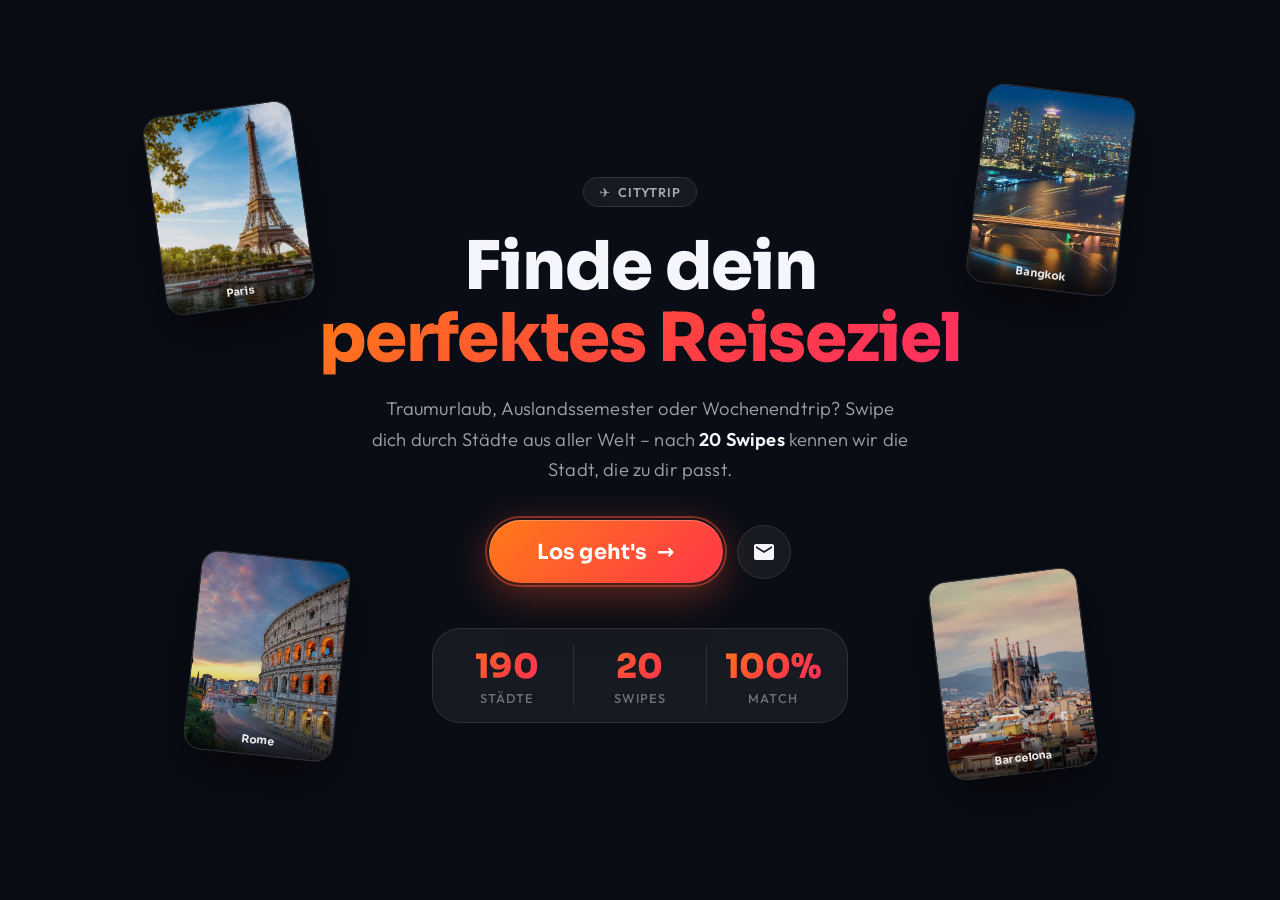
<file: templates/index.html>
<!doctype html>
<html lang="de">
    <head>
        <meta charset="utf-8">
        <meta name="viewport" content="width=device-width, initial-scale=1, viewport-fit=cover">
        <title>CityTrip – Finde dein Reiseziel</title>
        <link rel="icon" href="/static/favicon.svg" type="image/svg+xml">
        <meta name="theme-color" content="#0a0d15">
        <meta property="og:title" content="CityTrip – Finde dein perfektes Reiseziel">
        <meta property="og:description" content="Entdecke durch 20 Klicks die Stadt, die deinen Wünschen entspricht!">
        <meta property="og:image" content="{{ request.host_url }}static/start.png">
        <meta property="og:type" content="website">
        <link rel="preconnect" href="https://fonts.googleapis.com">
        <link rel="preconnect" href="https://fonts.gstatic.com" crossorigin>
        <link href="https://fonts.googleapis.com/css2?family=Sora:wght@400;600;700;800&family=Outfit:wght@300;400;500;600;700&display=swap" rel="stylesheet">
        <link href="https://fonts.googleapis.com/icon?family=Material+Icons" rel="stylesheet">
        <link rel="stylesheet" href="/static/theme.css">
        <style>
            html, body {
                overflow-x: hidden;
            }

            body {
                min-height: 100vh;
                min-height: 100dvh;
                display: flex;
                flex-direction: column;
                align-items: center;
                justify-content: center;
                text-align: center;
                padding: 2rem 1.25rem;
                position: relative;
            }

            /* ── Schwebende Stadt-Karten ────────────────────────── */
            .float-stage {
                position: absolute;
                inset: 0;
                pointer-events: none;
                z-index: 0;
            }

            .float-card {
                position: absolute;
                width: clamp(86px, 24vw, 150px);
                aspect-ratio: 3 / 4;
                border-radius: 18px;
                overflow: hidden;
                border: 1px solid rgba(255, 255, 255, 0.16);
                box-shadow: 0 18px 50px rgba(0, 0, 0, 0.55);
                animation: floaty 7s ease-in-out infinite alternate;
                opacity: 0.9;
            }

            .float-card img {
                width: 100%;
                height: 100%;
                object-fit: cover;
                display: block;
            }

            .float-card::after {
                content: attr(data-city);
                position: absolute;
                left: 0; right: 0; bottom: 0;
                padding: 1.4rem 0.6rem 0.5rem;
                font-family: var(--font-display);
                font-size: 0.68rem;
                font-weight: 700;
                color: #fff;
                background: linear-gradient(to top, rgba(0,0,0,0.75), transparent);
            }

            .fc-1 { top: 6%;  left: -2%;  rotate: -8deg; animation-delay: 0s;    }
            .fc-2 { top: 3%;  right: -3%; rotate: 7deg;  animation-delay: -2.2s; }
            .fc-3 { bottom: 13%; left: -4%; rotate: 6deg;  animation-delay: -4s; }
            .fc-4 { bottom: 10%; right: -4%; rotate: -7deg; animation-delay: -1.4s; }

            @keyframes floaty {
                from { transform: translateY(-9px); }
                to   { transform: translateY(11px); }
            }

            @media (prefers-reduced-motion: reduce) {
                .float-card { animation: none; }
            }

            /* Auf großen Screens rücken die Karten näher an die Mitte */
            @media (min-width: 900px) {
                .fc-1 { top: 12%; left: 12%; }
                .fc-2 { top: 10%; right: 12%; }
                .fc-3 { bottom: 16%; left: 15%; }
                .fc-4 { bottom: 14%; right: 15%; }
            }

            /* ── Hero-Inhalt ────────────────────────────────────── */
            .hero {
                position: relative;
                z-index: 1;
                display: flex;
                flex-direction: column;
                align-items: center;
                max-width: 720px;
            }

            .hero .chip {
                margin-bottom: 1.4rem;
            }

            .chip .plane {
                display: inline-block;
                animation: planeWiggle 3s ease-in-out infinite;
            }

            @keyframes planeWiggle {
                0%, 100% { transform: translateX(0) rotate(0deg); }
                50%      { transform: translateX(4px) rotate(8deg); }
            }

            .main-title {
                color: var(--text);
                font-size: clamp(2.3rem, 9.5vmin, 4.2rem);
                font-weight: 800;
                line-height: 1.08;
                margin-bottom: 1.2rem;
            }

            .description-text {
                color: var(--text-dim);
                font-size: clamp(1rem, 2.6vmin, 1.15rem);
                font-weight: 300;
                line-height: 1.65;
                max-width: 34rem;
                margin-bottom: 2.2rem;
            }

            .description-text b {
                color: var(--text);
                font-weight: 600;
            }

            /* ── CTA ────────────────────────────────────────────── */
            .button-group {
                display: flex;
                gap: 0.9rem;
                justify-content: center;
                align-items: center;
                margin-bottom: 2.8rem;
            }

            .btn-start {
                padding: 1.15rem 3rem;
                font-size: clamp(1.1rem, 3.4vw, 1.3rem);
                position: relative;
            }

            .btn-start::after {
                content: '';
                position: absolute;
                inset: -4px;
                border-radius: 99px;
                border: 2px solid rgba(255, 87, 51, 0.45);
                animation: ctaPulse 2.2s ease-out infinite;
                pointer-events: none;
            }

            @keyframes ctaPulse {
                0%   { transform: scale(1);    opacity: 1; }
                70%  { transform: scale(1.18); opacity: 0; }
                100% { transform: scale(1.18); opacity: 0; }
            }

            .btn-start .arrow {
                transition: transform 0.25s ease;
            }

            .btn-start:hover .arrow { transform: translateX(4px); }

            /* ── Stats ──────────────────────────────────────────── */
            .stats-row {
                display: flex;
                align-items: stretch;
                gap: 0;
                padding: 1rem 0.5rem;
                width: min(100%, 26rem);
            }

            .stat {
                flex: 1;
                display: flex;
                flex-direction: column;
                gap: 0.15rem;
                padding: 0 0.75rem;
            }

            .stat + .stat {
                border-left: 1px solid var(--border);
            }

            .stat-num {
                font-family: var(--font-display);
                font-size: clamp(1.5rem, 6vmin, 2.1rem);
                font-weight: 800;
                background: var(--grad-brand);
                -webkit-background-clip: text;
                background-clip: text;
                -webkit-text-fill-color: transparent;
            }

            .stat-label {
                color: var(--text-faint);
                font-size: clamp(0.68rem, 1.9vmin, 0.8rem);
                font-weight: 500;
                text-transform: uppercase;
                letter-spacing: 0.08em;
            }

            /* ── Kontakt-Modal ──────────────────────────────────── */
            #contact-overlay {
                display: none;
                position: fixed;
                inset: 0;
                background: rgba(5, 7, 12, 0.75);
                backdrop-filter: blur(8px);
                -webkit-backdrop-filter: blur(8px);
                z-index: 1000;
                justify-content: center;
                align-items: center;
                padding: 1.5rem;
            }

            .contact-card {
                background: var(--surface-solid);
                border: 1px solid var(--border-strong);
                border-radius: var(--radius-md);
                padding: 2rem;
                max-width: 320px;
                width: 100%;
                text-align: left;
                box-shadow: var(--shadow-card);
                animation: riseIn 0.35s cubic-bezier(0.16, 1, 0.3, 1) both;
            }

            .contact-card h2 {
                margin-bottom: 1.2rem;
                font-size: 1.3rem;
            }

            .contact-card p {
                color: var(--text-dim);
                line-height: 1.8;
            }

            .contact-card strong { color: var(--text); }

            .close-btn {
                display: inline-block;
                margin-top: 1.5rem;
                color: var(--text-faint);
                cursor: pointer;
                text-decoration: underline;
                font-size: 0.9rem;
            }
        </style>
    </head>
    <body>
        <div class="aurora" aria-hidden="true"><span></span><span></span><span></span></div>

        <div class="float-stage" aria-hidden="true">
            <div class="float-card fc-1 rise rise-1" data-city="Paris"><img src="/static/Alle_Stadt_Bilder_neu/Paris.jpg" alt=""></div>
            <div class="float-card fc-2 rise rise-2" data-city="Bangkok"><img src="/static/Alle_Stadt_Bilder_neu/Bangkok.jpg" alt=""></div>
            <div class="float-card fc-3 rise rise-3" data-city="Rome"><img src="/static/Alle_Stadt_Bilder_neu/Rome.jpg" alt=""></div>
            <div class="float-card fc-4 rise rise-4" data-city="Barcelona"><img src="/static/Alle_Stadt_Bilder_neu/Barcelona.jpg" alt=""></div>
        </div>

        <main class="hero">
            <span class="chip rise"><span class="plane">✈️</span> CityTrip</span>

            <h1 class="main-title rise rise-1">
                Finde dein<br><span class="grad-text">perfektes Reiseziel</span>
            </h1>

            <p class="description-text rise rise-2">
                Traumurlaub, Auslandssemester oder Wochenendtrip?
                Swipe dich durch Städte aus aller Welt – nach
                <b>20&nbsp;Swipes</b> kennen wir die Stadt, die zu dir passt.
            </p>

            <div class="button-group rise rise-3">
                <a href="/quiz" class="btn-primary btn-start">Los geht's <span class="arrow">→</span></a>
                <button class="btn-icon" onclick="toggleContact()" aria-label="Kontakt">
                    <span class="material-icons">mail</span>
                </button>
            </div>

            <div class="stats-row glass rise rise-4">
                <div class="stat">
                    <span class="stat-num" data-count="190">0</span>
                    <span class="stat-label">Städte</span>
                </div>
                <div class="stat">
                    <span class="stat-num" data-count="20">0</span>
                    <span class="stat-label">Swipes</span>
                </div>
                <div class="stat">
                    <span class="stat-num" data-count="100" data-suffix="%">0</span>
                    <span class="stat-label">Match</span>
                </div>
            </div>
        </main>

        <div id="contact-overlay" onclick="toggleContact()">
            <div class="contact-card" onclick="event.stopPropagation()">
                <h2>Kontakt</h2>
                <p><strong>Name:</strong> Jonas Knorr</p>
                <p><strong>E-Mail:</strong> knorr-jonas@gmx.de</p>
                <span class="close-btn" onclick="toggleContact()">Schließen</span>
            </div>
        </div>

        <script>
            function toggleContact() {
                const overlay = document.getElementById('contact-overlay');
                const isVisible = overlay.style.display === 'flex';
                overlay.style.display = isVisible ? 'none' : 'flex';
            }

            /* Count-up der Statistiken */
            (function () {
                document.querySelectorAll('.stat-num').forEach(function (el) {
                    const target = parseInt(el.dataset.count, 10);
                    const suffix = el.dataset.suffix || '';
                    const dur = 1200;
                    const t0 = performance.now() + 500; // nach den Einblendungen
                    function tick(now) {
                        const p = Math.min(Math.max((now - t0) / dur, 0), 1);
                        const eased = 1 - Math.pow(1 - p, 3);
                        el.textContent = Math.round(eased * target) + suffix;
                        if (p < 1) requestAnimationFrame(tick);
                    }
                    requestAnimationFrame(tick);
                });
            })();
        </script>
    </body>
</html>
</file>
<file: static/theme.css>
/* ════════════════════════════════════════════════════════════════
   CityTrip Design-System
   Gemeinsame Tokens, Hintergrund, Buttons & Animationen
   ════════════════════════════════════════════════════════════════ */

*, *::before, *::after {
    box-sizing: border-box;
    margin: 0;
    padding: 0;
}

:root {
    /* Farben */
    --bg:           #0a0d15;
    --bg-soft:      #11141d;
    --surface:      rgba(255, 255, 255, 0.055);
    --surface-2:    rgba(255, 255, 255, 0.09);
    --surface-solid:#151a24;
    --border:       rgba(255, 255, 255, 0.1);
    --border-strong:rgba(255, 255, 255, 0.18);

    --text:         #f4f6fb;
    --text-dim:     rgba(244, 246, 251, 0.65);
    --text-faint:   rgba(244, 246, 251, 0.4);

    /* Marken-Gradient: Sunset */
    --brand-1:      #ff7a18;
    --brand-2:      #ff2e63;
    --grad-brand:   linear-gradient(135deg, #ff7a18 0%, #ff4140 55%, #ff2e63 100%);
    --grad-brand-soft: linear-gradient(135deg, rgba(255,122,24,0.16), rgba(255,46,99,0.16));

    --like:         #e5de0b;
    --dislike:      #ff4d6d;
    --gold:         #ffd166;

    /* Radii & Schatten */
    --radius-lg:    28px;
    --radius-md:    20px;
    --radius-sm:    14px;
    --shadow-card:  0 24px 60px rgba(0, 0, 0, 0.55);
    --glow-brand:   0 10px 40px rgba(255, 87, 51, 0.4);

    /* Typo */
    --font-display: 'Sora', system-ui, sans-serif;
    --font-body:    'Outfit', system-ui, sans-serif;
}

html {
    background: var(--bg);
    -webkit-text-size-adjust: 100%;
}

body {
    background: var(--bg);
    color: var(--text);
    font-family: var(--font-body);
    font-weight: 400;
    letter-spacing: 0.01em;
    -webkit-font-smoothing: antialiased;
}

h1, h2, h3, .display {
    font-family: var(--font-display);
    letter-spacing: -0.02em;
}

/* ── Aurora-Hintergrund (auf jeder Seite) ───────────────────────── */
.aurora {
    position: fixed;
    inset: 0;
    z-index: -1;
    overflow: hidden;
    pointer-events: none;
    background:
        radial-gradient(ellipse 80% 50% at 50% -10%, rgba(255, 96, 40, 0.13), transparent 60%),
        var(--bg);
}

.aurora span {
    position: absolute;
    border-radius: 50%;
    filter: blur(90px);
    opacity: 0.5;
    will-change: transform;
}

.aurora span:nth-child(1) {
    width: 55vmax; height: 55vmax;
    left: -18vmax; top: -22vmax;
    background: radial-gradient(circle, rgba(255, 110, 30, 0.32), transparent 65%);
    animation: drift1 26s ease-in-out infinite alternate;
}

.aurora span:nth-child(2) {
    width: 48vmax; height: 48vmax;
    right: -20vmax; top: 18%;
    background: radial-gradient(circle, rgba(255, 46, 99, 0.22), transparent 65%);
    animation: drift2 32s ease-in-out infinite alternate;
}

.aurora span:nth-child(3) {
    width: 50vmax; height: 50vmax;
    left: 8%; bottom: -28vmax;
    background: radial-gradient(circle, rgba(88, 60, 255, 0.16), transparent 65%);
    animation: drift3 38s ease-in-out infinite alternate;
}

@keyframes drift1 {
    from { transform: translate3d(0, 0, 0) scale(1); }
    to   { transform: translate3d(9vmax, 7vmax, 0) scale(1.15); }
}
@keyframes drift2 {
    from { transform: translate3d(0, 0, 0) scale(1.1); }
    to   { transform: translate3d(-8vmax, -6vmax, 0) scale(0.95); }
}
@keyframes drift3 {
    from { transform: translate3d(0, 0, 0); }
    to   { transform: translate3d(10vmax, -8vmax, 0); }
}

@media (prefers-reduced-motion: reduce) {
    .aurora span { animation: none; }
}

/* ── Buttons ────────────────────────────────────────────────────── */
.btn-primary {
    display: inline-flex;
    align-items: center;
    justify-content: center;
    gap: 0.6rem;
    padding: 1.05rem 2.6rem;
    font-family: var(--font-display);
    font-size: clamp(1.05rem, 3vw, 1.2rem);
    font-weight: 700;
    color: #fff;
    background: var(--grad-brand);
    background-size: 150% 150%;
    border: none;
    border-radius: 99px;
    text-decoration: none;
    cursor: pointer;
    box-shadow: var(--glow-brand), inset 0 1px 0 rgba(255, 255, 255, 0.25);
    transition: transform 0.25s cubic-bezier(0.34, 1.56, 0.64, 1), box-shadow 0.25s ease;
    -webkit-tap-highlight-color: transparent;
}

.btn-primary:hover {
    transform: translateY(-3px) scale(1.03);
    box-shadow: 0 14px 50px rgba(255, 87, 51, 0.55), inset 0 1px 0 rgba(255, 255, 255, 0.25);
}

.btn-primary:active { transform: scale(0.96); }

@media (hover: none) {
    .btn-primary:hover { transform: none; box-shadow: var(--glow-brand); }
    .btn-primary:active { transform: scale(0.96); }
}

.btn-ghost {
    display: inline-flex;
    align-items: center;
    justify-content: center;
    gap: 0.5rem;
    padding: 1rem 2rem;
    font-family: var(--font-display);
    font-size: clamp(0.95rem, 2.8vw, 1.1rem);
    font-weight: 600;
    color: var(--text);
    background: var(--surface);
    border: 1px solid var(--border);
    border-radius: 99px;
    text-decoration: none;
    cursor: pointer;
    backdrop-filter: blur(14px);
    -webkit-backdrop-filter: blur(14px);
    transition: background 0.2s ease, transform 0.2s ease;
    -webkit-tap-highlight-color: transparent;
}

.btn-ghost:hover  { background: var(--surface-2); }
.btn-ghost:active { transform: scale(0.96); }

/* Runder Icon-Button */
.btn-icon {
    display: inline-flex;
    align-items: center;
    justify-content: center;
    width: 3.4rem;
    height: 3.4rem;
    border-radius: 50%;
    color: var(--text);
    background: var(--surface);
    border: 1px solid var(--border);
    backdrop-filter: blur(14px);
    -webkit-backdrop-filter: blur(14px);
    text-decoration: none;
    cursor: pointer;
    transition: background 0.2s ease, transform 0.2s ease;
    -webkit-tap-highlight-color: transparent;
}

.btn-icon:hover  { background: var(--surface-2); }
.btn-icon:active { transform: scale(0.92); }

/* ── Glass-Karte ────────────────────────────────────────────────── */
.glass {
    background: var(--surface);
    border: 1px solid var(--border);
    border-radius: var(--radius-lg);
    backdrop-filter: blur(18px);
    -webkit-backdrop-filter: blur(18px);
}

/* ── Gradient-Text ──────────────────────────────────────────────── */
.grad-text {
    background: var(--grad-brand);
    -webkit-background-clip: text;
    background-clip: text;
    -webkit-text-fill-color: transparent;
    color: transparent;
}

/* ── Eyebrow / Chip ─────────────────────────────────────────────── */
.chip {
    display: inline-flex;
    align-items: center;
    gap: 0.45rem;
    padding: 0.4rem 0.95rem;
    border-radius: 99px;
    background: var(--surface);
    border: 1px solid var(--border);
    backdrop-filter: blur(12px);
    -webkit-backdrop-filter: blur(12px);
    color: var(--text-dim);
    font-size: 0.8rem;
    font-weight: 600;
    letter-spacing: 0.06em;
    text-transform: uppercase;
}

/* ── Scroll-Reveal ──────────────────────────────────────────────── */
.reveal {
    opacity: 0;
    transform: translateY(30px);
    transition: opacity 0.8s cubic-bezier(0.16, 1, 0.3, 1),
                transform 0.8s cubic-bezier(0.16, 1, 0.3, 1);
}

.reveal.in {
    opacity: 1;
    transform: none;
}

@media (prefers-reduced-motion: reduce) {
    .reveal { opacity: 1; transform: none; transition: none; }
}

/* ── Einblend-Animation beim Laden ──────────────────────────────── */
@keyframes riseIn {
    from { opacity: 0; transform: translateY(26px); }
    to   { opacity: 1; transform: none; }
}

.rise {
    animation: riseIn 0.8s cubic-bezier(0.16, 1, 0.3, 1) both;
}

.rise-1 { animation-delay: 0.08s; }
.rise-2 { animation-delay: 0.18s; }
.rise-3 { animation-delay: 0.3s; }
.rise-4 { animation-delay: 0.42s; }

@media (prefers-reduced-motion: reduce) {
    .rise { animation: none; }
}

/* ── Scrollbar dezent ───────────────────────────────────────────── */
::-webkit-scrollbar { width: 10px; }
::-webkit-scrollbar-track { background: transparent; }
::-webkit-scrollbar-thumb {
    background: rgba(255, 255, 255, 0.14);
    border-radius: 99px;
    border: 3px solid var(--bg);
}
</file>
